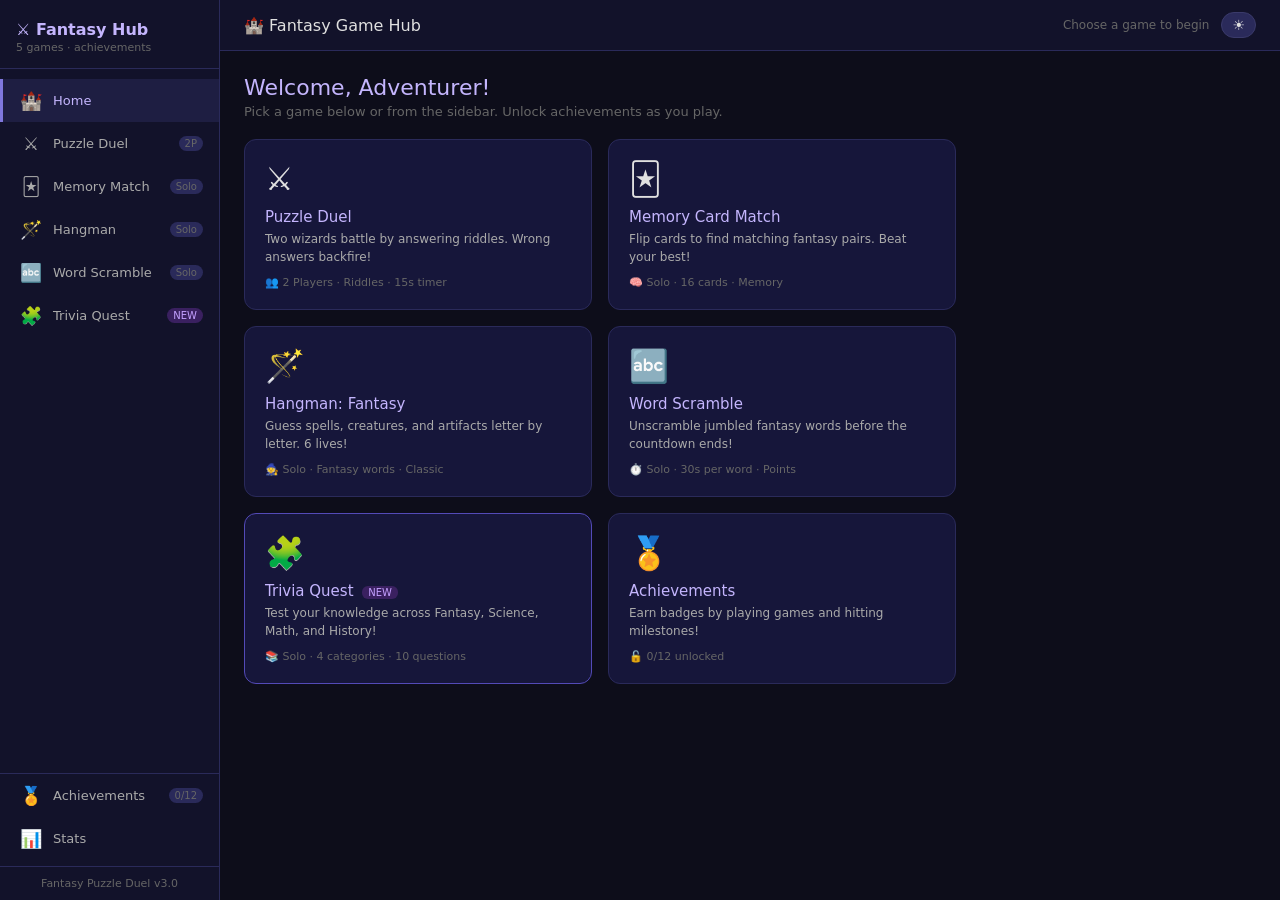
<file: index.html>
<!DOCTYPE html>
<html lang="en">
<head>
<meta charset="UTF-8">
<meta name="viewport" content="width=device-width, initial-scale=1.0">
<title>Fantasy Puzzle Duel</title>
<link rel="stylesheet" href="css/style.css">
</head>
<body class="theme-dark">

<!-- SIDEBAR -->
<div id="sidebar">
  <div id="sidebar-header">
    <h1>⚔️ Fantasy Hub</h1>
    <p>5 games · achievements</p>
  </div>
  <div id="nav">
    <div class="nav-item active" onclick="loadGame('home')" id="nav-home">
      <span class="nav-icon">🏰</span><span class="nav-label">Home</span>
    </div>
    <div class="nav-item" onclick="loadGame('duel')" id="nav-duel">
      <span class="nav-icon">⚔️</span><span class="nav-label">Puzzle Duel</span><span class="nav-badge">2P</span>
    </div>
    <div class="nav-item" onclick="loadGame('memory')" id="nav-memory">
      <span class="nav-icon">🃏</span><span class="nav-label">Memory Match</span><span class="nav-badge">Solo</span>
    </div>
    <div class="nav-item" onclick="loadGame('hangman')" id="nav-hangman">
      <span class="nav-icon">🪄</span><span class="nav-label">Hangman</span><span class="nav-badge">Solo</span>
    </div>
    <div class="nav-item" onclick="loadGame('scramble')" id="nav-scramble">
      <span class="nav-icon">🔤</span><span class="nav-label">Word Scramble</span><span class="nav-badge">Solo</span>
    </div>
    <div class="nav-item" onclick="loadGame('trivia')" id="nav-trivia">
      <span class="nav-icon">🧩</span><span class="nav-label">Trivia Quest</span><span class="nav-badge new-badge">NEW</span>
    </div>
  </div>
  <div id="sidebar-bottom">
    <div class="nav-item" onclick="loadGame('achievements')" id="nav-achievements">
      <span class="nav-icon">🏅</span><span class="nav-label">Achievements</span><span id="ach-count" class="nav-badge"></span>
    </div>
    <div class="nav-item" onclick="loadGame('stats')" id="nav-stats">
      <span class="nav-icon">📊</span><span class="nav-label">Stats</span>
    </div>
  </div>
  <div id="sidebar-footer">Fantasy Puzzle Duel v3.0</div>
</div>

<!-- MAIN -->
<div id="main">
  <div id="topbar">
    <span class="game-title" id="topbar-title">🏰 Fantasy Game Hub</span>
    <div style="margin-left:auto;display:flex;align-items:center;gap:12px">
      <span class="game-desc" id="topbar-desc">Choose a game to begin</span>
      <button class="theme-toggle" onclick="toggleTheme()" id="theme-btn">☀️</button>
    </div>
  </div>
  <div id="content"></div>
</div>

<!-- Achievement toast notification -->
<div id="ach-toast" class="ach-toast hidden"></div>

<!-- Scripts loaded in dependency order -->
<script src="js/storage.js"></script>
<script src="js/data.js"></script>
<script src="js/achievements.js"></script>
<script src="js/duel.js"></script>
<script src="js/memory.js"></script>
<script src="js/hangman.js"></script>
<script src="js/scramble.js"></script>
<script src="js/trivia.js"></script>
<script src="js/main.js"></script>
</body>
</html>
</file>
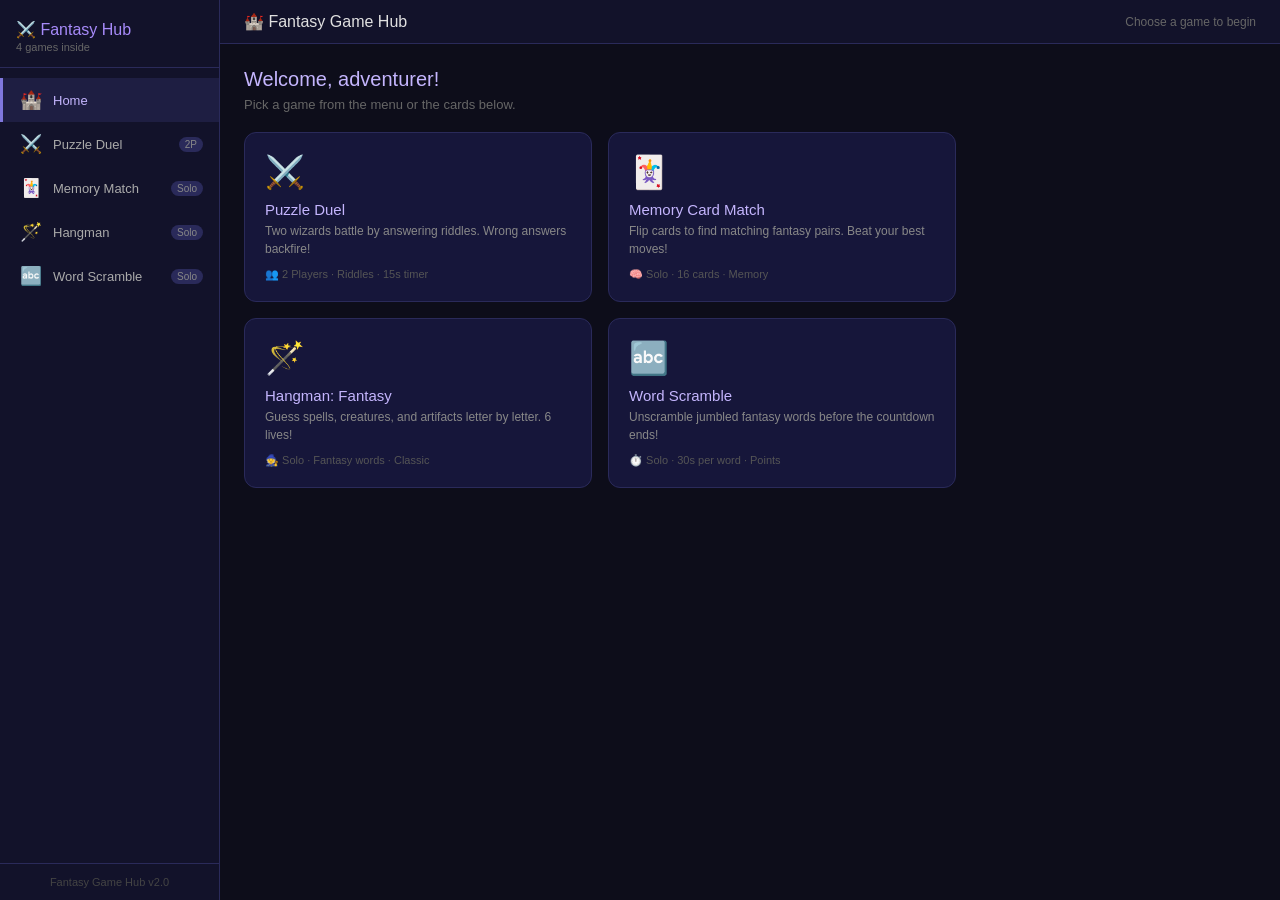
<file: index.html.html>
<!DOCTYPE html>
<html lang="en">
<head>
<meta charset="UTF-8">
<meta name="viewport" content="width=device-width, initial-scale=1.0">
<title>Fantasy Game Hub</title>
<style>
*{box-sizing:border-box;margin:0;padding:0}
body{font-family:sans-serif;background:#0d0d1a;color:#e0e0e0;min-height:100vh;display:flex}

/* SIDEBAR */
#sidebar{width:220px;min-height:100vh;background:#12122a;border-right:1px solid #2a2a5a;display:flex;flex-direction:column;position:fixed;top:0;left:0;z-index:10}
#sidebar-header{padding:20px 16px 14px;border-bottom:1px solid #2a2a5a}
#sidebar-header h1{font-size:16px;font-weight:500;color:#a78bfa}
#sidebar-header p{font-size:11px;color:#666;margin-top:2px}
#nav{flex:1;padding:10px 0}
.nav-item{display:flex;align-items:center;gap:10px;padding:11px 16px;cursor:pointer;border-left:3px solid transparent;transition:all 0.15s;font-size:13px;color:#aaa}
.nav-item:hover{background:#1a1a3a;color:#e0e0e0}
.nav-item.active{background:#1e1e42;border-left-color:#7F77DD;color:#c4b5fd}
.nav-icon{font-size:18px;width:24px;text-align:center}
.nav-label{flex:1}
.nav-badge{font-size:10px;background:#2a2a5a;color:#888;padding:2px 6px;border-radius:10px}
#sidebar-footer{padding:12px 16px;border-top:1px solid #2a2a5a;font-size:11px;color:#444;text-align:center}

/* MAIN */
#main{margin-left:220px;flex:1;min-height:100vh;display:flex;flex-direction:column}
#topbar{background:#12122a;border-bottom:1px solid #2a2a5a;padding:12px 24px;display:flex;align-items:center;gap:12px}
#topbar .game-title{font-size:16px;font-weight:500;color:#e0e0e0}
#topbar .game-desc{font-size:12px;color:#666;margin-left:auto}
#content{flex:1;padding:24px;max-width:760px;width:100%}

/* HOME */
.home-grid{display:grid;grid-template-columns:1fr 1fr;gap:16px;margin-top:8px}
.home-card{background:#16163a;border:1px solid #2a2a5a;border-radius:12px;padding:20px;cursor:pointer;transition:border-color 0.15s,background 0.15s}
.home-card:hover{background:#1e1e42;border-color:#534AB7}
.home-card-icon{font-size:32px;margin-bottom:10px}
.home-card-title{font-size:15px;font-weight:500;color:#c4b5fd;margin-bottom:4px}
.home-card-desc{font-size:12px;color:#888;line-height:1.5}
.home-card-meta{margin-top:10px;font-size:11px;color:#555}

/* SHARED GAME UI */
.g-screen{text-align:center;padding:24px 16px}
.g-screen h2{font-size:22px;font-weight:500;margin-bottom:8px;color:#e0e0e0}
.g-screen p{font-size:14px;color:#aaa;margin-bottom:20px;line-height:1.6}
input.g-input{background:#1a1a3a;border:1px solid #3a3a6a;border-radius:8px;padding:8px 12px;color:#e0e0e0;font-size:14px;width:140px;font-family:inherit}
button.g-btn{background:#534AB7;color:#fff;border:none;border-radius:8px;padding:10px 24px;font-size:14px;cursor:pointer;font-family:inherit;transition:background 0.15s}
button.g-btn:hover{background:#3C3489}
button.g-btn.sec{background:#1e1e42;border:1px solid #3a3a6a;color:#aaa}
button.g-btn.sec:hover{background:#2a2a5a;color:#e0e0e0}
.g-badge{display:inline-block;font-size:11px;padding:2px 8px;border-radius:8px;margin-bottom:10px}
.b-easy{background:#1a3a1a;color:#7dbb7d}
.b-medium{background:#3a2a0a;color:#f0a030}
.b-hard{background:#3a0a0a;color:#e07070}

/* ── PUZZLE DUEL ── */
.pd-arena{background:#16163a;border:1px solid #2a2a5a;border-radius:12px;padding:14px;margin-bottom:12px}
.pd-players{display:grid;grid-template-columns:1fr auto 1fr;gap:10px;align-items:center;margin-bottom:12px}
.pd-wiz{background:#0f0f2a;border:1px solid #3a3a6a;border-radius:10px;padding:10px;text-align:center}
.pd-wiz.active{border:2px solid #7F77DD}
.pd-wname{font-size:13px;font-weight:500;margin-bottom:5px}
.hp-bg{background:#0a0a1a;border-radius:8px;height:10px;overflow:hidden;margin-bottom:3px}
.hp-fill{height:100%;border-radius:8px;transition:width 0.4s}
.hp-txt{font-size:12px;font-weight:500}
.pd-log{background:#0f0f2a;border:1px solid #2a2a5a;border-radius:8px;padding:9px 12px;min-height:44px;font-size:12px;color:#aaa;text-align:center;font-style:italic;margin-bottom:0}
.pd-puzzle{background:#16163a;border:1px solid #2a2a5a;border-radius:12px;padding:14px;margin-bottom:12px}
.pd-trow{display:flex;align-items:center;gap:8px;margin-bottom:10px}
.pd-tbg{flex:1;background:#0a0a1a;border-radius:6px;height:5px;overflow:hidden}
.pd-tbar{height:100%;border-radius:6px;background:#7F77DD;transition:width 0.1s linear}
.pd-tnum{font-size:12px;color:#888;min-width:28px;text-align:right}
.pd-q{font-size:14px;font-weight:500;line-height:1.5;margin-bottom:12px;color:#e0e0e0}
.pd-opts{display:grid;grid-template-columns:1fr 1fr;gap:8px}
.pd-opt{background:#0f0f2a;border:1px solid #3a3a6a;border-radius:8px;padding:9px 11px;font-size:12px;cursor:pointer;text-align:left;color:#ddd;transition:background 0.12s;font-family:inherit}
.pd-opt:hover:not(:disabled){background:#1e1e42;border-color:#7F77DD}
.pd-opt.correct{background:#1a3a1a;border-color:#7dbb7d;color:#7dbb7d}
.pd-opt.wrong{background:#3a0a0a;border-color:#e07070;color:#e07070}
.pd-opt:disabled{cursor:default}

/* ── MEMORY MATCH ── */
.mm-info{display:flex;justify-content:space-between;align-items:center;margin-bottom:14px;font-size:13px;color:#aaa}
.mm-stat{background:#16163a;border:1px solid #2a2a5a;border-radius:8px;padding:6px 12px;font-size:13px}
.mm-grid{display:grid;gap:8px;margin-bottom:14px}
.mm-card{aspect-ratio:1;background:#16163a;border:1px solid #2a2a5a;border-radius:10px;display:flex;align-items:center;justify-content:center;font-size:28px;cursor:pointer;transition:transform 0.15s,background 0.15s;user-select:none}
.mm-card:hover:not(.flipped):not(.matched){background:#1e1e42;transform:scale(1.04)}
.mm-card.flipped,.mm-card.matched{background:#1e1e42;border-color:#534AB7}
.mm-card.matched{border-color:#1D9E75;background:#0a2a1a}
.mm-card.hidden{visibility:hidden}
.mm-card .front{display:none}.mm-card .back{display:block}
.mm-card.flipped .front,.mm-card.matched .front{display:block}
.mm-card.flipped .back,.mm-card.matched .back{display:none}

/* ── HANGMAN ── */
.hm-word{display:flex;gap:8px;justify-content:center;flex-wrap:wrap;margin-bottom:20px}
.hm-letter{width:32px;height:40px;border-bottom:2px solid #534AB7;display:flex;align-items:flex-end;justify-content:center;font-size:20px;font-weight:500;color:#c4b5fd;padding-bottom:2px}
.hm-gallows{margin:0 auto 20px;text-align:center;font-family:monospace;font-size:13px;color:#555;line-height:1.3;white-space:pre}
.hm-keys{display:flex;flex-wrap:wrap;gap:6px;justify-content:center;margin-bottom:16px}
.hm-key{width:36px;height:36px;background:#16163a;border:1px solid #2a2a5a;border-radius:8px;display:flex;align-items:center;justify-content:center;cursor:pointer;font-size:13px;font-weight:500;transition:background 0.12s;color:#ddd;font-family:inherit}
.hm-key:hover:not(:disabled){background:#1e1e42;border-color:#7F77DD}
.hm-key:disabled{opacity:0.3;cursor:default}
.hm-key.hit{background:#1a3a1a;border-color:#7dbb7d;color:#7dbb7d}
.hm-key.miss{background:#3a0a0a;border-color:#e07070;color:#e07070}
.hm-hint{font-size:13px;color:#888;text-align:center;margin-bottom:12px;font-style:italic}
.hm-lives{display:flex;gap:6px;justify-content:center;margin-bottom:16px}
.hm-heart{font-size:18px}

/* ── WORD SCRAMBLE ── */
.ws-word{font-size:32px;font-weight:500;letter-spacing:8px;text-align:center;color:#a78bfa;margin-bottom:8px;font-family:monospace}
.ws-hint{font-size:13px;color:#888;text-align:center;margin-bottom:20px;font-style:italic}
.ws-input-row{display:flex;gap:8px;justify-content:center;margin-bottom:12px}
.ws-input{background:#1a1a3a;border:1px solid #3a3a6a;border-radius:8px;padding:10px 14px;color:#e0e0e0;font-size:16px;width:220px;text-align:center;letter-spacing:3px;font-family:monospace}
.ws-score{display:flex;justify-content:space-between;margin-bottom:16px;font-size:13px;color:#aaa}
.ws-sval{color:#c4b5fd;font-weight:500}
.ws-timer{text-align:center;font-size:13px;color:#aaa;margin-bottom:16px}
.ws-tbar-bg{background:#1a1a3a;border-radius:6px;height:6px;overflow:hidden;margin-bottom:16px}
.ws-tbar{height:100%;border-radius:6px;background:#7F77DD;transition:width 0.1s linear}
.ws-result{font-size:14px;text-align:center;min-height:20px;margin-bottom:12px}
</style>
</head>
<body>

<!-- SIDEBAR -->
<div id="sidebar">
  <div id="sidebar-header">
    <h1>⚔️ Fantasy Hub</h1>
    <p>4 games inside</p>
  </div>
  <div id="nav">
    <div class="nav-item active" onclick="loadGame('home')" id="nav-home">
      <span class="nav-icon">🏰</span><span class="nav-label">Home</span>
    </div>
    <div class="nav-item" onclick="loadGame('duel')" id="nav-duel">
      <span class="nav-icon">⚔️</span><span class="nav-label">Puzzle Duel</span><span class="nav-badge">2P</span>
    </div>
    <div class="nav-item" onclick="loadGame('memory')" id="nav-memory">
      <span class="nav-icon">🃏</span><span class="nav-label">Memory Match</span><span class="nav-badge">Solo</span>
    </div>
    <div class="nav-item" onclick="loadGame('hangman')" id="nav-hangman">
      <span class="nav-icon">🪄</span><span class="nav-label">Hangman</span><span class="nav-badge">Solo</span>
    </div>
    <div class="nav-item" onclick="loadGame('scramble')" id="nav-scramble">
      <span class="nav-icon">🔤</span><span class="nav-label">Word Scramble</span><span class="nav-badge">Solo</span>
    </div>
  </div>
  <div id="sidebar-footer">Fantasy Game Hub v2.0</div>
</div>

<!-- MAIN -->
<div id="main">
  <div id="topbar">
    <span class="game-title" id="topbar-title">🏰 Fantasy Game Hub</span>
    <span class="game-desc" id="topbar-desc">Choose a game to begin</span>
  </div>
  <div id="content"></div>
</div>

<script>
// ═══════════════════════════════════════════
// ROUTER
// ═══════════════════════════════════════════
const GAMES={
  home:{title:"🏰 Fantasy Game Hub",desc:"Choose a game to begin"},
  duel:{title:"⚔️ Puzzle Duel",desc:"2-player riddle battle"},
  memory:{title:"🃏 Memory Card Match",desc:"Find all matching pairs"},
  hangman:{title:"🪄 Hangman: Fantasy Edition",desc:"Guess the fantasy word"},
  scramble:{title:"🔤 Fantasy Word Scramble",desc:"Unscramble before time runs out"},
};
let currentGame="home";

function loadGame(id){
  currentGame=id;
  document.querySelectorAll(".nav-item").forEach(n=>n.classList.remove("active"));
  document.getElementById("nav-"+id)?.classList.add("active");
  document.getElementById("topbar-title").textContent=GAMES[id].title;
  document.getElementById("topbar-desc").textContent=GAMES[id].desc;
  clearAllIntervals();
  const c=document.getElementById("content");
  c.innerHTML="";
  if(id==="home") renderHome();
  else if(id==="duel") initDuel();
  else if(id==="memory") initMemory();
  else if(id==="hangman") initHangman();
  else if(id==="scramble") initScramble();
}

const allIntervals=[];
function regInterval(id){allIntervals.push(id)}
function clearAllIntervals(){allIntervals.forEach(clearInterval);allIntervals.length=0}

// ═══════════════════════════════════════════
// HOME
// ═══════════════════════════════════════════
function renderHome(){
  document.getElementById("content").innerHTML=`
  <h2 style="font-size:20px;font-weight:500;margin-bottom:6px;color:#c4b5fd">Welcome, adventurer!</h2>
  <p style="font-size:13px;color:#666;margin-bottom:20px">Pick a game from the menu or the cards below.</p>
  <div class="home-grid">
    <div class="home-card" onclick="loadGame('duel')">
      <div class="home-card-icon">⚔️</div>
      <div class="home-card-title">Puzzle Duel</div>
      <div class="home-card-desc">Two wizards battle by answering riddles. Wrong answers backfire!</div>
      <div class="home-card-meta">👥 2 Players · Riddles · 15s timer</div>
    </div>
    <div class="home-card" onclick="loadGame('memory')">
      <div class="home-card-icon">🃏</div>
      <div class="home-card-title">Memory Card Match</div>
      <div class="home-card-desc">Flip cards to find matching fantasy pairs. Beat your best moves!</div>
      <div class="home-card-meta">🧠 Solo · 16 cards · Memory</div>
    </div>
    <div class="home-card" onclick="loadGame('hangman')">
      <div class="home-card-icon">🪄</div>
      <div class="home-card-title">Hangman: Fantasy</div>
      <div class="home-card-desc">Guess spells, creatures, and artifacts letter by letter. 6 lives!</div>
      <div class="home-card-meta">🧙 Solo · Fantasy words · Classic</div>
    </div>
    <div class="home-card" onclick="loadGame('scramble')">
      <div class="home-card-icon">🔤</div>
      <div class="home-card-title">Word Scramble</div>
      <div class="home-card-desc">Unscramble jumbled fantasy words before the countdown ends!</div>
      <div class="home-card-meta">⏱️ Solo · 30s per word · Points</div>
    </div>
  </div>`;
}

// ═══════════════════════════════════════════
// PUZZLE DUEL
// ═══════════════════════════════════════════
const PD_PUZZLES=[
  {q:"I have cities, but no houses. Mountains, but no trees. Water, but no fish. What am I?",opts:["A dream","A map","A painting","A mirror"],ans:1,diff:"easy",spell:"Arcane Bolt"},
  {q:"What can you catch but never throw?",opts:["A shadow","A ball","A cold","A wave"],ans:2,diff:"easy",spell:"Mind Shatter"},
  {q:"I speak without a mouth, hear without ears. I come alive with wind. What am I?",opts:["An echo","A ghost","A whistle","A kite"],ans:0,diff:"easy",spell:"Riddle Curse"},
  {q:"What comes once in a minute, twice in a moment, never in a thousand years?",opts:["Silence","Luck","The letter M","A second"],ans:2,diff:"easy",spell:"Arcane Bolt"},
  {q:"The more you take, the more you leave behind. What am I?",opts:["Memories","Footsteps","Time","Breath"],ans:1,diff:"easy",spell:"Shadow Step"},
  {q:"Next number: 2, 6, 12, 20, 30, ?",opts:["40","42","44","48"],ans:1,diff:"medium",spell:"Chaos Storm"},
  {q:"A farmer has 17 sheep. All but 9 die. How many are left?",opts:["8","9","17","0"],ans:1,diff:"medium",spell:"Soul Drain"},
  {q:"I am not alive, but I grow. No lungs, but I need air. What am I?",opts:["A cloud","Fire","A plant","A storm"],ans:1,diff:"medium",spell:"Inferno Hex"},
  {q:"What has hands but cannot clap?",opts:["A statue","A clock","A glove","A scarecrow"],ans:1,diff:"easy",spell:"Time Freeze"},
  {q:"Next number: 3, 9, 27, 81, ?",opts:["162","243","324","189"],ans:1,diff:"medium",spell:"Dragon Breath"},
  {q:"In a room of 23 people, approximate probability two share a birthday?",opts:["~10%","~25%","~50%","~75%"],ans:2,diff:"hard",spell:"Time Unravel"},
  {q:"Snail climbs 10m wall. Climbs 3m/day, slides 2m/night. Which day does it reach top?",opts:["Day 7","Day 8","Day 9","Day 10"],ans:1,diff:"hard",spell:"Ancient Riddle"},
  {q:"Missing number: 1, 1, 2, 3, 5, 8, 13, ?",opts:["18","19","20","21"],ans:3,diff:"hard",spell:"Eternal Frost"},
  {q:"What 3-digit number: digits sum=10, reversed is 99 more, hundreds=2×units?",opts:["253","341","142","451"],ans:2,diff:"hard",spell:"Oblivion Curse"},
];
let pd={};
function initDuel(){
  pd={screen:"start",p:[{name:"Wizard 1",hp:100},{name:"Wizard 2",hp:100}],turn:0,round:0,
    pool:[...PD_PUZZLES].sort(()=>Math.random()-0.5),qi:0,
    log:"The duel begins!",timer:15,answered:false,winner:null};
  renderDuel();
}
function pdPuzzle(){return pd.pool[pd.qi%pd.pool.length]}
function pdStartTimer(){
  clearAllIntervals();
  pd.timer=15;
  const iv=setInterval(()=>{
    pd.timer--;
    if(pd.timer<=0){clearInterval(iv);if(!pd.answered)pdTimeout();}
    const b=document.getElementById("pdtbar"),n=document.getElementById("pdtnum");
    if(b){b.style.width=(pd.timer/15*100)+"%";b.style.background=pd.timer>6?"#7F77DD":pd.timer>3?"#BA7517":"#E24B4A";}
    if(n)n.textContent=pd.timer+"s";
  },1000);
  regInterval(iv);
}
function pdTimeout(){
  pd.answered=true;
  const cur=pd.turn,dmg=10+Math.floor(Math.random()*6);
  pd.p[cur].hp=Math.max(0,pd.p[cur].hp-dmg);
  pd.log=`${pd.p[cur].name} ran out of time! Backfire: ${dmg} dmg!`;
  pdMarkOpts(-1);pdCheckWin();
}
function pdAnswer(idx){
  if(pd.answered)return;
  pd.answered=true;clearAllIntervals();
  const puz=pdPuzzle(),cur=pd.turn,opp=1-cur;
  if(idx===puz.ans){
    const dmg=20+Math.floor(Math.random()*16);
    pd.p[opp].hp=Math.max(0,pd.p[opp].hp-dmg);
    pd.log=`${pd.p[cur].name} casts ${puz.spell}! ${dmg} damage!`;
  } else {
    const dmg=10+Math.floor(Math.random()*6);
    pd.p[cur].hp=Math.max(0,pd.p[cur].hp-dmg);
    pd.log=`${pd.p[cur].name} answered wrong! Backfire: ${dmg} dmg!`;
  }
  pdMarkOpts(idx);pdCheckWin();
}
function pdMarkOpts(chosen){
  const puz=pdPuzzle();
  document.querySelectorAll(".pd-opt").forEach((b,i)=>{
    b.disabled=true;
    if(i===puz.ans)b.classList.add("correct");
    else if(i===chosen&&chosen!==puz.ans)b.classList.add("wrong");
  });
  pdUpdateHP();
  if(!pd.winner)setTimeout(pdNext,1800);
}
function pdCheckWin(){
  if(pd.p[0].hp<=0||pd.p[1].hp<=0){pd.winner=pd.p[0].hp<=0?1:0;pd.screen="end";setTimeout(renderDuel,1900);}
}
function pdNext(){
  pd.turn=1-pd.turn;pd.qi++;pd.round=Math.floor(pd.qi/2);pd.answered=false;
  pd.log=`${pd.p[pd.turn].name}'s turn!`;
  renderDuel();pdStartTimer();
}
function pdUpdateHP(){
  pd.p.forEach((p,i)=>{
    const b=document.getElementById("pdhp"+i),n=document.getElementById("pdhpn"+i);
    if(b)b.style.width=p.hp+"%";if(n)n.textContent=p.hp+" HP";
  });
}
function hpCol(hp){return hp>50?"#1D9E75":hp>25?"#f0a030":"#e07070"}
function renderDuel(){
  const c=document.getElementById("content");
  if(pd.screen==="start"){
    c.innerHTML=`<div class="g-screen">
      <div style="font-size:40px;margin-bottom:8px">🧙‍♂️⚔️🧙‍♀️</div>
      <h2>Puzzle Duel</h2>
      <p>Answer riddles to cast spells. Wrong answers backfire!<br>First wizard to 0 HP loses.</p>
      <div style="margin-bottom:16px">
        <div style="font-size:13px;color:#aaa;margin-bottom:10px">Enter wizard names:</div>
        <div style="display:flex;gap:8px;justify-content:center;flex-wrap:wrap">
          <input class="g-input" id="pdn1" value="Wizard 1">
          <input class="g-input" id="pdn2" value="Wizard 2">
        </div>
      </div>
      <button class="g-btn" onclick="pdStart()">Begin the Duel ⚔️</button>
    </div>`;return;
  }
  if(pd.screen==="end"){
    const w=pd.p[pd.winner],l=pd.p[1-pd.winner];
    c.innerHTML=`<div class="g-screen">
      <div style="font-size:40px;margin-bottom:8px">🏆</div>
      <h2>${w.name} wins!</h2>
      <p>${l.name} has been defeated.</p>
      <div style="background:#16163a;border:1px solid #2a2a5a;border-radius:10px;padding:14px;margin-bottom:20px;display:inline-block;min-width:200px">
        <div style="font-size:13px;margin-bottom:4px;color:#aaa">Rounds: ${pd.round+1}</div>
        <div style="font-size:13px;color:#7dbb7d;font-weight:500">${w.name}: ${w.hp} HP</div>
        <div style="font-size:13px;color:#e07070">${l.name}: 0 HP</div>
      </div><br>
      <button class="g-btn" onclick="initDuel()">Play Again</button>
      <button class="g-btn sec" style="margin-left:8px" onclick="loadGame('home')">Hub</button>
    </div>`;return;
  }
  const puz=pdPuzzle(),cur=pd.turn;
  c.innerHTML=`
  <div class="pd-arena">
    <div class="pd-players">
      <div class="pd-wiz${cur===0?" active":""}">
        <div class="pd-wname">${pd.p[0].name}${cur===0?" ✦":""}</div>
        <div class="hp-bg"><div id="pdhp0" class="hp-fill" style="width:${pd.p[0].hp}%;background:${hpCol(pd.p[0].hp)}"></div></div>
        <div id="pdhpn0" class="hp-txt" style="color:${hpCol(pd.p[0].hp)}">${pd.p[0].hp} HP</div>
      </div>
      <div style="font-size:18px;color:#555">VS</div>
      <div class="pd-wiz${cur===1?" active":""}">
        <div class="pd-wname">${cur===1?"✦ ":""}${pd.p[1].name}</div>
        <div class="hp-bg"><div id="pdhp1" class="hp-fill" style="width:${pd.p[1].hp}%;background:${hpCol(pd.p[1].hp)}"></div></div>
        <div id="pdhpn1" class="hp-txt" style="color:${hpCol(pd.p[1].hp)}">${pd.p[1].hp} HP</div>
      </div>
    </div>
    <div class="pd-log">${pd.log}</div>
  </div>
  <div class="pd-puzzle">
    <div style="font-size:11px;color:#666;margin-bottom:6px">${pd.p[cur].name}'s turn — round ${pd.round+1}</div>
    <div class="pd-trow"><div class="pd-tbg"><div id="pdtbar" class="pd-tbar"></div></div><div id="pdtnum" class="pd-tnum">15s</div></div>
    <span class="g-badge b-${puz.diff}">${puz.diff}</span>
    <div class="pd-q">${puz.q}</div>
    <div class="pd-opts">${puz.opts.map((o,i)=>`<button class="pd-opt" onclick="pdAnswer(${i})">${o}</button>`).join("")}</div>
  </div>`;
  pdStartTimer();
}
function pdStart(){
  pd.p[0].name=document.getElementById("pdn1").value.trim()||"Wizard 1";
  pd.p[1].name=document.getElementById("pdn2").value.trim()||"Wizard 2";
  pd.screen="game";pd.log=`The duel begins! ${pd.p[0].name} goes first.`;
  renderDuel();pdStartTimer();
}

// ═══════════════════════════════════════════
// MEMORY MATCH
// ═══════════════════════════════════════════
const MM_EMOJIS=["🐉","🧙","⚔️","🏰","🧝","🔮","🗡️","🦄","🧪","🛡️","🪄","💎","🌙","🔥","❄️","🌿"];
let mm={};
function initMemory(){
  const icons=MM_EMOJIS.slice(0,8);
  const cards=[...icons,...icons].sort(()=>Math.random()-0.5).map((ic,i)=>({id:i,icon:ic,flipped:false,matched:false}));
  mm={cards,flipped:[],matched:0,moves:0,locked:false,started:false,time:0,timerIv:null,best:mm.best||null};
  renderMemory();
}
function mmFlip(i){
  if(mm.locked||mm.cards[i].flipped||mm.cards[i].matched)return;
  if(!mm.started){mm.started=true;mmStartTimer();}
  mm.cards[i].flipped=true;mm.flipped.push(i);
  renderMemory();
  if(mm.flipped.length===2){
    mm.moves++;mm.locked=true;
    const [a,b]=mm.flipped;
    if(mm.cards[a].icon===mm.cards[b].icon){
      mm.cards[a].matched=mm.cards[b].matched=true;
      mm.matched+=2;mm.flipped=[];mm.locked=false;
      if(mm.matched===mm.cards.length){
        clearInterval(mm.timerIv);
        if(!mm.best||mm.moves<mm.best)mm.best=mm.moves;
        setTimeout(()=>{renderMemory(true);},400);
      } else renderMemory();
    } else {
      setTimeout(()=>{mm.cards[a].flipped=mm.cards[b].flipped=false;mm.flipped=[];mm.locked=false;renderMemory();},900);
    }
  }
}
function mmStartTimer(){
  mm.timerIv=setInterval(()=>{mm.time++;document.getElementById("mmtime")&&(document.getElementById("mmtime").textContent=mmFmtTime(mm.time));},1000);
  regInterval(mm.timerIv);
}
function mmFmtTime(s){return`${String(Math.floor(s/60)).padStart(2,"0")}:${String(s%60).padStart(2,"0")}`}
function renderMemory(won=false){
  const c=document.getElementById("content");
  const cols=4,size=Math.min(80,Math.floor((Math.min(window.innerWidth-260,680)-cols*8)/cols));
  if(won){
    c.innerHTML=`<div class="g-screen">
      <div style="font-size:40px;margin-bottom:8px">🎉</div>
      <h2>You matched them all!</h2>
      <p>Completed in <strong>${mm.moves} moves</strong> and <strong>${mmFmtTime(mm.time)}</strong>.<br>${mm.best?`Best: ${mm.best} moves`:""}</p>
      <button class="g-btn" onclick="initMemory()">Play Again</button>
      <button class="g-btn sec" style="margin-left:8px" onclick="loadGame('home')">Hub</button>
    </div>`;return;
  }
  c.innerHTML=`
  <div class="mm-info">
    <div class="mm-stat">Moves: <strong style="color:#c4b5fd">${mm.moves}</strong></div>
    <div class="mm-stat">Pairs: <strong style="color:#7dbb7d">${mm.matched/2}/8</strong></div>
    <div class="mm-stat">Time: <span id="mmtime">${mmFmtTime(mm.time)}</span></div>
    ${mm.best?`<div class="mm-stat">Best: <strong style="color:#f0a030">${mm.best} moves</strong></div>`:""}
  </div>
  <div class="mm-grid" style="grid-template-columns:repeat(4,${size}px);justify-content:start">
    ${mm.cards.map((card,i)=>`
    <div class="mm-card${card.flipped?" flipped":""}${card.matched?" matched":""}" onclick="mmFlip(${i})" style="width:${size}px;height:${size}px;font-size:${size*0.4}px">
      <span class="front">${card.icon}</span>
      <span class="back" style="font-size:${size*0.3}px;color:#3a3a6a">?</span>
    </div>`).join("")}
  </div>
  <button class="g-btn sec" onclick="initMemory()" style="margin-right:8px">Restart</button>
  <button class="g-btn sec" onclick="loadGame('home')">Hub</button>`;
}

// ═══════════════════════════════════════════
// HANGMAN
// ═══════════════════════════════════════════
const HM_WORDS=[
  {word:"DRAGON",hint:"A fire-breathing mythical creature"},
  {word:"SORCERER",hint:"A master of arcane magic"},
  {word:"DUNGEON",hint:"Underground labyrinth of dangers"},
  {word:"ENCHANTED",hint:"Under a magical spell"},
  {word:"GRIFFIN",hint:"Half eagle, half lion"},
  {word:"BASILISK",hint:"Its gaze turns you to stone"},
  {word:"CAULDRON",hint:"A witch's bubbling pot"},
  {word:"PHANTOM",hint:"A ghostly apparition"},
  {word:"LABYRINTH",hint:"A maze with no easy exit"},
  {word:"WARLOCK",hint:"A male practitioner of dark magic"},
  {word:"PHOENIX",hint:"A bird reborn from ashes"},
  {word:"ALCHEMY",hint:"Turning metal into gold"},
  {word:"GOBLIN",hint:"A mischievous small creature"},
  {word:"UNICORN",hint:"A magical horned horse"},
  {word:"NECROMANCER",hint:"One who raises the dead"},
  {word:"ORACLE",hint:"A prophet who sees the future"},
];
const HM_STAGES=[
`
  -----
  |   |
      |
      |
      |
      |
=========`,`
  -----
  |   |
  O   |
      |
      |
      |
=========`,`
  -----
  |   |
  O   |
  |   |
      |
      |
=========`,`
  -----
  |   |
  O   |
 /|   |
      |
      |
=========`,`
  -----
  |   |
  O   |
 /|\\  |
      |
      |
=========`,`
  -----
  |   |
  O   |
 /|\\  |
 /    |
      |
=========`,`
  -----
  |   |
  O   |
 /|\\  |
 / \\  |
      |
=========`];
let hm={};
function initHangman(){
  const entry=HM_WORDS[Math.floor(Math.random()*HM_WORDS.length)];
  hm={word:entry.word,hint:entry.hint,guessed:new Set(),lives:6,won:false,lost:false};
  renderHangman();
}
function hmGuess(l){
  if(hm.won||hm.lost||hm.guessed.has(l))return;
  hm.guessed.add(l);
  if(!hm.word.includes(l))hm.lives--;
  const revealed=hm.word.split("").every(c=>hm.guessed.has(c));
  if(revealed)hm.won=true;
  if(hm.lives===0)hm.lost=true;
  renderHangman();
}
function renderHangman(){
  const c=document.getElementById("content");
  if(hm.won||hm.lost){
    c.innerHTML=`<div class="g-screen">
      <div style="font-size:40px;margin-bottom:8px">${hm.won?"🎉":"💀"}</div>
      <h2>${hm.won?"Spell broken!":"You perished!"}</h2>
      <p>${hm.won?`You guessed <strong style="color:#c4b5fd">${hm.word}</strong> correctly!`:`The word was <strong style="color:#e07070">${hm.word}</strong>.`}</p>
      <button class="g-btn" onclick="initHangman()">Next Word</button>
      <button class="g-btn sec" style="margin-left:8px" onclick="loadGame('home')">Hub</button>
    </div>`;return;
  }
  const letters="ABCDEFGHIJKLMNOPQRSTUVWXYZ".split("");
  c.innerHTML=`
  <div class="hm-gallows">${HM_STAGES[6-hm.lives]}</div>
  <div class="hm-lives">${Array(hm.lives).fill("❤️").concat(Array(6-hm.lives).fill("🖤")).join("")}</div>
  <div class="hm-word">${hm.word.split("").map(l=>`<div class="hm-letter">${hm.guessed.has(l)?l:""}</div>`).join("")}</div>
  <div class="hm-hint">Hint: ${hm.hint}</div>
  <div class="hm-keys">${letters.map(l=>{
    const guessed=hm.guessed.has(l);
    const hit=guessed&&hm.word.includes(l);
    const miss=guessed&&!hm.word.includes(l);
    return`<button class="hm-key${hit?" hit":""}${miss?" miss":""}" onclick="hmGuess('${l}')" ${guessed?"disabled":""}>${l}</button>`;
  }).join("")}</div>
  <button class="g-btn sec" onclick="initHangman()" style="margin-right:8px">New Word</button>
  <button class="g-btn sec" onclick="loadGame('home')">Hub</button>`;
}

// ═══════════════════════════════════════════
// WORD SCRAMBLE
// ═══════════════════════════════════════════
const WS_WORDS=[
  {word:"DRAGON",hint:"Fire-breathing beast"},
  {word:"WIZARD",hint:"Master of spells"},
  {word:"CASTLE",hint:"A fortified stronghold"},
  {word:"GOBLIN",hint:"Mischievous small creature"},
  {word:"POTION",hint:"A magical brew"},
  {word:"SHIELD",hint:"Protects in battle"},
  {word:"RUNE",hint:"A magical symbol"},
  {word:"AMULET",hint:"A protective charm"},
  {word:"VORTEX",hint:"A swirling magical portal"},
  {word:"SPHINX",hint:"Riddle-posing mythical beast"},
  {word:"TROLL",hint:"Lives under bridges"},
  {word:"ELIXIR",hint:"A powerful healing liquid"},
  {word:"MINOTAUR",hint:"Half man, half bull"},
  {word:"ENCHANT",hint:"To cast a spell on something"},
  {word:"BASILISK",hint:"Its gaze is lethal"},
  {word:"PEGASUS",hint:"A winged horse"},
  {word:"GRIMOIRE",hint:"A book of spells"},
  {word:"CYCLOPS",hint:"One-eyed giant"},
];
let ws={};
function shuffle(w){return w.split("").sort(()=>Math.random()-0.5).join("")}
function initScramble(){
  ws={pool:[...WS_WORDS].sort(()=>Math.random()-0.5),qi:0,score:0,streak:0,timer:30,iv:null,input:"",result:"",answered:false};
  wsLoad();
}
function wsLoad(){
  clearAllIntervals();
  const entry=ws.pool[ws.qi%ws.pool.length];
  let scrambled=shuffle(entry.word);
  while(scrambled===entry.word)scrambled=shuffle(entry.word);
  ws.current={...entry,scrambled};
  ws.timer=30;ws.answered=false;ws.input="";ws.result="";
  renderScramble();
  const iv=setInterval(()=>{
    ws.timer--;
    const b=document.getElementById("wstbar"),n=document.getElementById("wstime");
    if(b)b.style.width=(ws.timer/30*100)+"%";
    if(n)n.textContent=ws.timer+"s";
    if(ws.timer<=0){clearInterval(iv);if(!ws.answered)wsTimeout();}
  },1000);
  regInterval(iv);
}
function wsTimeout(){
  ws.answered=true;ws.streak=0;
  ws.result=`<span style="color:#e07070">Time's up! The word was <strong>${ws.current.word}</strong>.</span>`;
  renderScramble();setTimeout(wsNext,2000);
}
function wsCheck(){
  if(ws.answered)return;
  const val=(document.getElementById("wsinput")?.value||"").toUpperCase().trim();
  if(!val)return;
  if(val===ws.current.word){
    ws.answered=true;
    const pts=10+Math.floor(ws.timer/3)+ws.streak*5;
    ws.score+=pts;ws.streak++;
    ws.result=`<span style="color:#7dbb7d">Correct! +${pts} points (streak: ${ws.streak})</span>`;
    renderScramble();setTimeout(wsNext,1500);
  } else {
    ws.result=`<span style="color:#e07070">Not quite... try again!</span>`;
    const inp=document.getElementById("wsinput");
    if(inp){inp.value="";inp.focus();}
    document.getElementById("wsresult").innerHTML=ws.result;
  }
}
function wsNext(){ws.qi++;wsLoad();}
function wsSkip(){ws.answered=true;ws.streak=0;ws.result=`<span style="color:#aaa">Skipped. The word was <strong>${ws.current.word}</strong>.</span>`;renderScramble();setTimeout(wsNext,1500);}
function renderScramble(){
  const c=document.getElementById("content");
  c.innerHTML=`
  <div class="ws-score">
    <div>Score: <span class="ws-sval">${ws.score}</span></div>
    <div>Streak: <span class="ws-sval">${ws.streak} 🔥</span></div>
    <div>Word: <span class="ws-sval">${ws.qi+1}</span></div>
  </div>
  <div class="ws-tbar-bg"><div id="wstbar" class="ws-tbar" style="width:${ws.timer/30*100}%"></div></div>
  <div class="ws-timer">Time left: <span id="wstime">${ws.timer}s</span></div>
  <div class="ws-word">${ws.current.scrambled}</div>
  <div class="ws-hint">${ws.current.hint}</div>
  <div class="ws-input-row">
    <input id="wsinput" class="ws-input" placeholder="Your answer" value="${ws.input}" oninput="ws.input=this.value" onkeydown="if(event.key==='Enter')wsCheck()" ${ws.answered?"disabled":""} autocomplete="off" autocorrect="off" spellcheck="false">
  </div>
  <div id="wsresult" class="ws-result">${ws.result}</div>
  <div style="display:flex;gap:8px;justify-content:center">
    <button class="g-btn" onclick="wsCheck()" ${ws.answered?"disabled":""}>Submit</button>
    <button class="g-btn sec" onclick="wsSkip()" ${ws.answered?"disabled":""}>Skip</button>
    <button class="g-btn sec" onclick="initScramble()">Restart</button>
  </div>`;
  if(!ws.answered)document.getElementById("wsinput")?.focus();
}

// INIT
loadGame("home");
</script>
</body>
</html>
</file>
<file: css/style.css>
/* ── RESET ── */
*, *::before, *::after { box-sizing: border-box; margin: 0; padding: 0; }

/* ── DARK THEME (default) ── */
.theme-dark {
  --bg: #0d0d1a;
  --sidebar-bg: #12122a;
  --card-bg: #16163a;
  --card-bg2: #0f0f2a;
  --border: #2a2a5a;
  --border2: #3a3a6a;
  --text: #e0e0e0;
  --text2: #aaa;
  --text3: #666;
  --accent: #7F77DD;
  --accent2: #534AB7;
  --accent3: #3C3489;
  --accent-light: #c4b5fd;
  --active-bg: #1e1e42;
  --hover-bg: #1a1a3a;
  --green: #7dbb7d;
  --green-bg: #1a3a1a;
  --red: #e07070;
  --red-bg: #3a0a0a;
  --orange: #f0a030;
  --hp-mid: #1D9E75;
}

/* ── LIGHT THEME ── */
.theme-light {
  --bg: #f0f0ff;
  --sidebar-bg: #e8e8ff;
  --card-bg: #ffffff;
  --card-bg2: #f5f5ff;
  --border: #c8c8e8;
  --border2: #a8a8d0;
  --text: #1a1a3a;
  --text2: #4a4a7a;
  --text3: #8888aa;
  --accent: #534AB7;
  --accent2: #3C3489;
  --accent3: #2d2778;
  --accent-light: #534AB7;
  --active-bg: #dcdcff;
  --hover-bg: #e8e8ff;
  --green: #2d7a2d;
  --green-bg: #d0f0d0;
  --red: #b03030;
  --red-bg: #ffd0d0;
  --orange: #b06010;
  --hp-mid: #1a7a5a;
}

/* ── BASE ── */
body {
  font-family: 'Segoe UI', system-ui, sans-serif;
  background: var(--bg);
  color: var(--text);
  min-height: 100vh;
  display: flex;
  transition: background 0.3s, color 0.3s;
}

/* ── SIDEBAR ── */
#sidebar {
  width: 220px;
  min-height: 100vh;
  background: var(--sidebar-bg);
  border-right: 1px solid var(--border);
  display: flex;
  flex-direction: column;
  position: fixed;
  top: 0; left: 0;
  z-index: 10;
  transition: background 0.3s, border-color 0.3s;
}
#sidebar-header { padding: 20px 16px 14px; border-bottom: 1px solid var(--border); }
#sidebar-header h1 { font-size: 16px; font-weight: 600; color: var(--accent-light); }
#sidebar-header p { font-size: 11px; color: var(--text3); margin-top: 2px; }
#nav { flex: 1; padding: 10px 0; overflow-y: auto; }
#sidebar-bottom { padding: 0 0 6px; border-top: 1px solid var(--border); }
#sidebar-footer { padding: 10px 16px; font-size: 11px; color: var(--text3); text-align: center; border-top: 1px solid var(--border); }

.nav-item {
  display: flex; align-items: center; gap: 10px;
  padding: 11px 16px;
  cursor: pointer;
  border-left: 3px solid transparent;
  transition: all 0.15s;
  font-size: 13px;
  color: var(--text2);
}
.nav-item:hover { background: var(--hover-bg); color: var(--text); }
.nav-item.active { background: var(--active-bg); border-left-color: var(--accent); color: var(--accent-light); }
.nav-icon { font-size: 18px; width: 24px; text-align: center; }
.nav-label { flex: 1; }
.nav-badge { font-size: 10px; background: var(--border); color: var(--text3); padding: 2px 6px; border-radius: 10px; }
.nav-badge.new-badge { background: #3a2060; color: #c4a0ff; }

/* ── MAIN ── */
#main { margin-left: 220px; flex: 1; min-height: 100vh; display: flex; flex-direction: column; }
#topbar {
  background: var(--sidebar-bg);
  border-bottom: 1px solid var(--border);
  padding: 12px 24px;
  display: flex; align-items: center; gap: 12px;
  transition: background 0.3s;
  position: sticky; top: 0; z-index: 5;
}
#topbar .game-title { font-size: 16px; font-weight: 500; color: var(--text); }
#topbar .game-desc { font-size: 12px; color: var(--text3); }
#content { flex: 1; padding: 24px; max-width: 760px; width: 100%; }

/* ── THEME TOGGLE ── */
.theme-toggle {
  background: var(--border);
  border: 1px solid var(--border2);
  border-radius: 20px;
  padding: 4px 10px;
  font-size: 14px;
  cursor: pointer;
  color: var(--text);
  transition: background 0.15s;
  font-family: inherit;
}
.theme-toggle:hover { background: var(--hover-bg); }

/* ── HOME ── */
.home-header { margin-bottom: 20px; }
.home-header h2 { font-size: 22px; font-weight: 500; color: var(--accent-light); margin-bottom: 4px; }
.home-header p { font-size: 13px; color: var(--text3); }
.home-grid { display: grid; grid-template-columns: 1fr 1fr; gap: 16px; }
.home-card {
  background: var(--card-bg);
  border: 1px solid var(--border);
  border-radius: 12px;
  padding: 20px;
  cursor: pointer;
  transition: border-color 0.15s, background 0.15s, transform 0.15s;
}
.home-card:hover { background: var(--active-bg); border-color: var(--accent2); transform: translateY(-2px); }
.home-card-icon { font-size: 32px; margin-bottom: 10px; }
.home-card-title { font-size: 15px; font-weight: 500; color: var(--accent-light); margin-bottom: 4px; }
.home-card-desc { font-size: 12px; color: var(--text2); line-height: 1.5; }
.home-card-meta { margin-top: 10px; font-size: 11px; color: var(--text3); }
.home-card-score { margin-top: 6px; font-size: 11px; color: var(--orange); }

/* ── SHARED GAME UI ── */
.g-screen { text-align: center; padding: 24px 16px; }
.g-screen h2 { font-size: 22px; font-weight: 500; margin-bottom: 8px; color: var(--text); }
.g-screen p { font-size: 14px; color: var(--text2); margin-bottom: 20px; line-height: 1.6; }
input.g-input {
  background: var(--hover-bg); border: 1px solid var(--border2); border-radius: 8px;
  padding: 8px 12px; color: var(--text); font-size: 14px; width: 140px; font-family: inherit;
}
button.g-btn {
  background: var(--accent2); color: #fff; border: none; border-radius: 8px;
  padding: 10px 24px; font-size: 14px; cursor: pointer; font-family: inherit;
  transition: background 0.15s, transform 0.1s;
}
button.g-btn:hover { background: var(--accent3); transform: translateY(-1px); }
button.g-btn:active { transform: translateY(0); }
button.g-btn.sec { background: var(--active-bg); border: 1px solid var(--border2); color: var(--text2); }
button.g-btn.sec:hover { background: var(--hover-bg); color: var(--text); }
button.g-btn:disabled { opacity: 0.5; cursor: default; transform: none; }
.g-badge { display: inline-block; font-size: 11px; padding: 2px 8px; border-radius: 8px; margin-bottom: 10px; }
.b-easy { background: var(--green-bg); color: var(--green); }
.b-medium { background: #3a2a0a; color: var(--orange); }
.b-hard { background: var(--red-bg); color: var(--red); }

/* ── PUZZLE DUEL ── */
.pd-arena { background: var(--card-bg); border: 1px solid var(--border); border-radius: 12px; padding: 14px; margin-bottom: 12px; }
.pd-players { display: grid; grid-template-columns: 1fr auto 1fr; gap: 10px; align-items: center; margin-bottom: 12px; }
.pd-wiz { background: var(--card-bg2); border: 1px solid var(--border2); border-radius: 10px; padding: 10px; text-align: center; transition: border-color 0.2s; }
.pd-wiz.active { border: 2px solid var(--accent); }
.pd-wname { font-size: 13px; font-weight: 500; margin-bottom: 5px; }
.hp-bg { background: var(--bg); border-radius: 8px; height: 10px; overflow: hidden; margin-bottom: 3px; }
.hp-fill { height: 100%; border-radius: 8px; transition: width 0.4s; }
.hp-txt { font-size: 12px; font-weight: 500; }
.pd-log { background: var(--card-bg2); border: 1px solid var(--border); border-radius: 8px; padding: 9px 12px; min-height: 44px; font-size: 12px; color: var(--text2); text-align: center; font-style: italic; }
.pd-puzzle { background: var(--card-bg); border: 1px solid var(--border); border-radius: 12px; padding: 14px; margin-bottom: 12px; }
.pd-trow { display: flex; align-items: center; gap: 8px; margin-bottom: 10px; }
.pd-tbg { flex: 1; background: var(--bg); border-radius: 6px; height: 5px; overflow: hidden; }
.pd-tbar { height: 100%; border-radius: 6px; background: var(--accent); transition: width 0.1s linear; }
.pd-tnum { font-size: 12px; color: var(--text2); min-width: 28px; text-align: right; }
.pd-q { font-size: 14px; font-weight: 500; line-height: 1.5; margin-bottom: 12px; color: var(--text); }
.pd-opts { display: grid; grid-template-columns: 1fr 1fr; gap: 8px; }
.pd-opt { background: var(--card-bg2); border: 1px solid var(--border2); border-radius: 8px; padding: 9px 11px; font-size: 12px; cursor: pointer; text-align: left; color: var(--text); transition: background 0.12s; font-family: inherit; }
.pd-opt:hover:not(:disabled) { background: var(--active-bg); border-color: var(--accent); }
.pd-opt.correct { background: var(--green-bg); border-color: var(--green); color: var(--green); }
.pd-opt.wrong { background: var(--red-bg); border-color: var(--red); color: var(--red); }
.pd-opt:disabled { cursor: default; }

/* ── MEMORY MATCH ── */
.mm-info { display: flex; justify-content: space-between; align-items: center; margin-bottom: 14px; font-size: 13px; flex-wrap: wrap; gap: 8px; }
.mm-stat { background: var(--card-bg); border: 1px solid var(--border); border-radius: 8px; padding: 6px 12px; font-size: 13px; color: var(--text2); }
.mm-grid { display: grid; gap: 8px; margin-bottom: 14px; }
.mm-card { aspect-ratio: 1; background: var(--card-bg); border: 1px solid var(--border); border-radius: 10px; display: flex; align-items: center; justify-content: center; cursor: pointer; transition: transform 0.15s, background 0.15s; user-select: none; }
.mm-card:hover:not(.flipped):not(.matched) { background: var(--active-bg); transform: scale(1.04); }
.mm-card.flipped, .mm-card.matched { background: var(--active-bg); border-color: var(--accent2); }
.mm-card.matched { border-color: var(--hp-mid); background: var(--green-bg); }
.mm-card .front { display: none; } .mm-card .back { display: block; }
.mm-card.flipped .front, .mm-card.matched .front { display: block; }
.mm-card.flipped .back, .mm-card.matched .back { display: none; }

/* ── HANGMAN ── */
.hm-word { display: flex; gap: 8px; justify-content: center; flex-wrap: wrap; margin-bottom: 20px; }
.hm-letter { width: 32px; height: 40px; border-bottom: 2px solid var(--accent2); display: flex; align-items: flex-end; justify-content: center; font-size: 20px; font-weight: 500; color: var(--accent-light); padding-bottom: 2px; }
.hm-gallows { margin: 0 auto 20px; text-align: center; font-family: monospace; font-size: 13px; color: var(--text3); line-height: 1.3; white-space: pre; }
.hm-keys { display: flex; flex-wrap: wrap; gap: 6px; justify-content: center; margin-bottom: 16px; }
.hm-key { width: 36px; height: 36px; background: var(--card-bg); border: 1px solid var(--border); border-radius: 8px; display: flex; align-items: center; justify-content: center; cursor: pointer; font-size: 13px; font-weight: 500; transition: background 0.12s; color: var(--text); font-family: inherit; }
.hm-key:hover:not(:disabled) { background: var(--active-bg); border-color: var(--accent); }
.hm-key:disabled { opacity: 0.3; cursor: default; }
.hm-key.hit { background: var(--green-bg); border-color: var(--green); color: var(--green); }
.hm-key.miss { background: var(--red-bg); border-color: var(--red); color: var(--red); }
.hm-hint { font-size: 13px; color: var(--text2); text-align: center; margin-bottom: 12px; font-style: italic; }
.hm-lives { display: flex; gap: 6px; justify-content: center; margin-bottom: 16px; }

/* ── WORD SCRAMBLE ── */
.ws-word { font-size: 32px; font-weight: 500; letter-spacing: 8px; text-align: center; color: var(--accent-light); margin-bottom: 8px; font-family: monospace; }
.ws-hint { font-size: 13px; color: var(--text2); text-align: center; margin-bottom: 20px; font-style: italic; }
.ws-input-row { display: flex; gap: 8px; justify-content: center; margin-bottom: 12px; }
.ws-input { background: var(--hover-bg); border: 1px solid var(--border2); border-radius: 8px; padding: 10px 14px; color: var(--text); font-size: 16px; width: 220px; text-align: center; letter-spacing: 3px; font-family: monospace; }
.ws-score { display: flex; justify-content: space-between; margin-bottom: 16px; font-size: 13px; color: var(--text2); flex-wrap: wrap; gap: 6px; }
.ws-sval { color: var(--accent-light); font-weight: 500; }
.ws-timer { text-align: center; font-size: 13px; color: var(--text2); margin-bottom: 16px; }
.ws-tbar-bg { background: var(--hover-bg); border-radius: 6px; height: 6px; overflow: hidden; margin-bottom: 16px; }
.ws-tbar { height: 100%; border-radius: 6px; background: var(--accent); transition: width 0.1s linear; }
.ws-result { font-size: 14px; text-align: center; min-height: 20px; margin-bottom: 12px; }

/* ── TRIVIA QUEST ── */
.tq-header { display: flex; justify-content: space-between; align-items: center; margin-bottom: 16px; flex-wrap: wrap; gap: 8px; }
.tq-stat { background: var(--card-bg); border: 1px solid var(--border); border-radius: 8px; padding: 6px 12px; font-size: 13px; color: var(--text2); }
.tq-stat strong { color: var(--accent-light); }
.tq-lives { font-size: 18px; display: flex; gap: 4px; }
.tq-card { background: var(--card-bg); border: 1px solid var(--border); border-radius: 12px; padding: 20px; margin-bottom: 12px; }
.tq-trow { display: flex; align-items: center; gap: 8px; margin-bottom: 14px; }
.tq-tbg { flex: 1; background: var(--bg); border-radius: 6px; height: 6px; overflow: hidden; }
.tq-tbar { height: 100%; border-radius: 6px; background: var(--accent); transition: width 0.1s linear; }
.tq-tnum { font-size: 12px; color: var(--text2); min-width: 32px; text-align: right; }
.tq-category { font-size: 11px; color: var(--text3); margin-bottom: 6px; text-transform: uppercase; letter-spacing: 1px; }
.tq-q { font-size: 16px; font-weight: 500; line-height: 1.5; color: var(--text); margin-bottom: 16px; }
.tq-opts { display: grid; grid-template-columns: 1fr 1fr; gap: 8px; }
.tq-opt { background: var(--card-bg2); border: 1px solid var(--border2); border-radius: 8px; padding: 12px 14px; font-size: 13px; cursor: pointer; text-align: left; color: var(--text); transition: background 0.12s; font-family: inherit; line-height: 1.4; }
.tq-opt:hover:not(:disabled) { background: var(--active-bg); border-color: var(--accent); }
.tq-opt.correct { background: var(--green-bg); border-color: var(--green); color: var(--green); }
.tq-opt.wrong { background: var(--red-bg); border-color: var(--red); color: var(--red); }
.tq-opt:disabled { cursor: default; }
.tq-cat-grid { display: grid; grid-template-columns: 1fr 1fr; gap: 12px; margin-bottom: 20px; }
.tq-cat-card { background: var(--card-bg); border: 1px solid var(--border); border-radius: 12px; padding: 18px; cursor: pointer; text-align: center; transition: border-color 0.15s, background 0.15s, transform 0.15s; }
.tq-cat-card:hover { background: var(--active-bg); border-color: var(--accent2); transform: translateY(-2px); }
.tq-cat-icon { font-size: 28px; margin-bottom: 6px; }
.tq-cat-name { font-size: 13px; font-weight: 500; color: var(--accent-light); }
.tq-cat-count { font-size: 11px; color: var(--text3); margin-top: 2px; }
.tq-progress { display: flex; gap: 6px; margin-bottom: 16px; flex-wrap: wrap; }
.tq-prog-dot { width: 14px; height: 14px; border-radius: 50%; background: var(--border); transition: background 0.3s; }
.tq-prog-dot.correct { background: var(--green); }
.tq-prog-dot.wrong { background: var(--red); }
.tq-prog-dot.current { background: var(--accent); animation: pulse 1s infinite; }

/* ── ACHIEVEMENTS ── */
.ach-grid { display: grid; grid-template-columns: 1fr 1fr; gap: 12px; }
.ach-card { background: var(--card-bg); border: 1px solid var(--border); border-radius: 12px; padding: 16px; display: flex; gap: 12px; align-items: flex-start; transition: border-color 0.2s; }
.ach-card.unlocked { border-color: var(--accent); }
.ach-card.locked { opacity: 0.45; }
.ach-icon { font-size: 28px; min-width: 36px; text-align: center; }
.ach-body { flex: 1; }
.ach-title { font-size: 14px; font-weight: 500; color: var(--accent-light); margin-bottom: 2px; }
.ach-desc { font-size: 12px; color: var(--text2); line-height: 1.4; }
.ach-unlocked-label { font-size: 10px; color: var(--green); margin-top: 4px; }

/* ── TOAST ── */
.ach-toast {
  position: fixed; bottom: 24px; right: 24px;
  background: var(--card-bg); border: 1px solid var(--accent);
  border-radius: 12px; padding: 12px 16px;
  display: flex; align-items: center; gap: 10px;
  z-index: 100; box-shadow: 0 4px 24px rgba(0,0,0,0.4);
  animation: slideIn 0.35s ease; max-width: 280px;
}
.ach-toast.hidden { display: none; }
.ach-toast.hiding { animation: slideOut 0.3s ease forwards; }
.ach-toast-icon { font-size: 24px; }
.ach-toast-body { flex: 1; }
.ach-toast-title { font-size: 11px; color: var(--text3); }
.ach-toast-name { font-size: 14px; font-weight: 500; color: var(--accent-light); }

/* ── STATS ── */
.stats-grid { display: grid; grid-template-columns: 1fr 1fr; gap: 12px; margin-bottom: 20px; }
.stats-card { background: var(--card-bg); border: 1px solid var(--border); border-radius: 12px; padding: 16px; }
.stats-card-title { font-size: 12px; color: var(--text3); margin-bottom: 10px; text-transform: uppercase; letter-spacing: 0.5px; }
.stats-row { display: flex; justify-content: space-between; align-items: center; font-size: 13px; color: var(--text2); margin-bottom: 6px; }
.stats-val { color: var(--accent-light); font-weight: 500; }

/* ── ANIMATIONS ── */
@keyframes pulse { 0%, 100% { opacity: 1; } 50% { opacity: 0.4; } }
@keyframes slideIn { from { transform: translateX(120%); opacity: 0; } to { transform: translateX(0); opacity: 1; } }
@keyframes slideOut { from { transform: translateX(0); opacity: 1; } to { transform: translateX(120%); opacity: 0; } }

/* ── RESPONSIVE ── */
@media (max-width: 600px) {
  #sidebar { width: 58px; }
  .nav-label, .nav-badge, #sidebar-header p, #sidebar-footer { display: none; }
  #sidebar-header h1 { font-size: 14px; }
  #main { margin-left: 58px; }
  .home-grid, .tq-cat-grid, .ach-grid, .stats-grid, .pd-opts, .tq-opts { grid-template-columns: 1fr; }
  #content { padding: 16px; }
}
</file>
